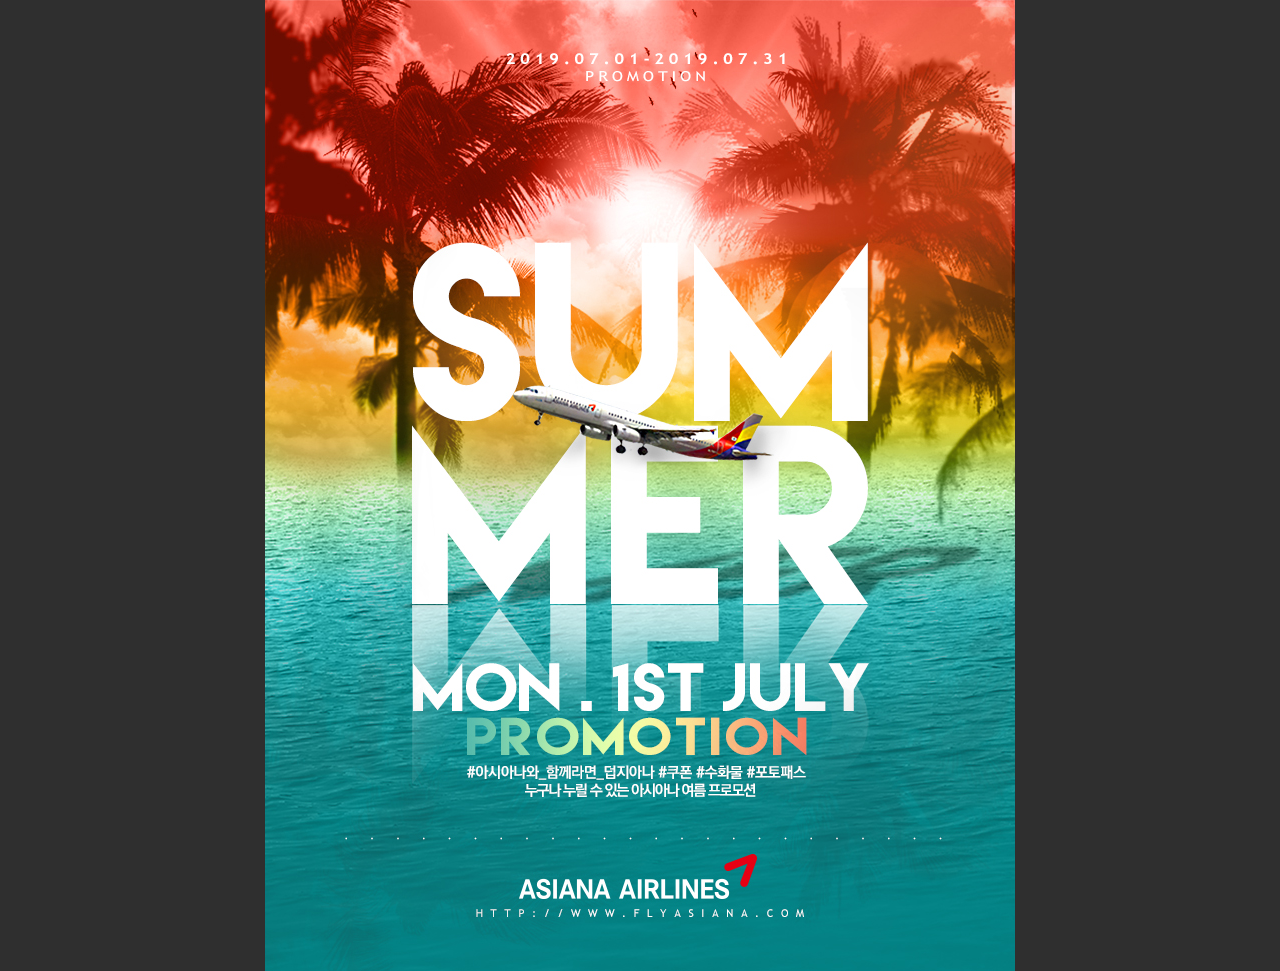
<file: event.html>
<!DOCTYPE html>
<html lang="en">
<head>
	<meta charset="UTF-8">
	<title>Event Design</title>

<style>

	* {width: 100%; margin: auto;
	background:rgb(27, 27, 27,0.7); }
	.event {width: 750px; height: 971px; margin: auto; background: url("img/event_design.jpg") no-repeat; }

</style>

</head>
<body>
	
	<div class="event">
		
	</div>
</body>
</html>
</file>
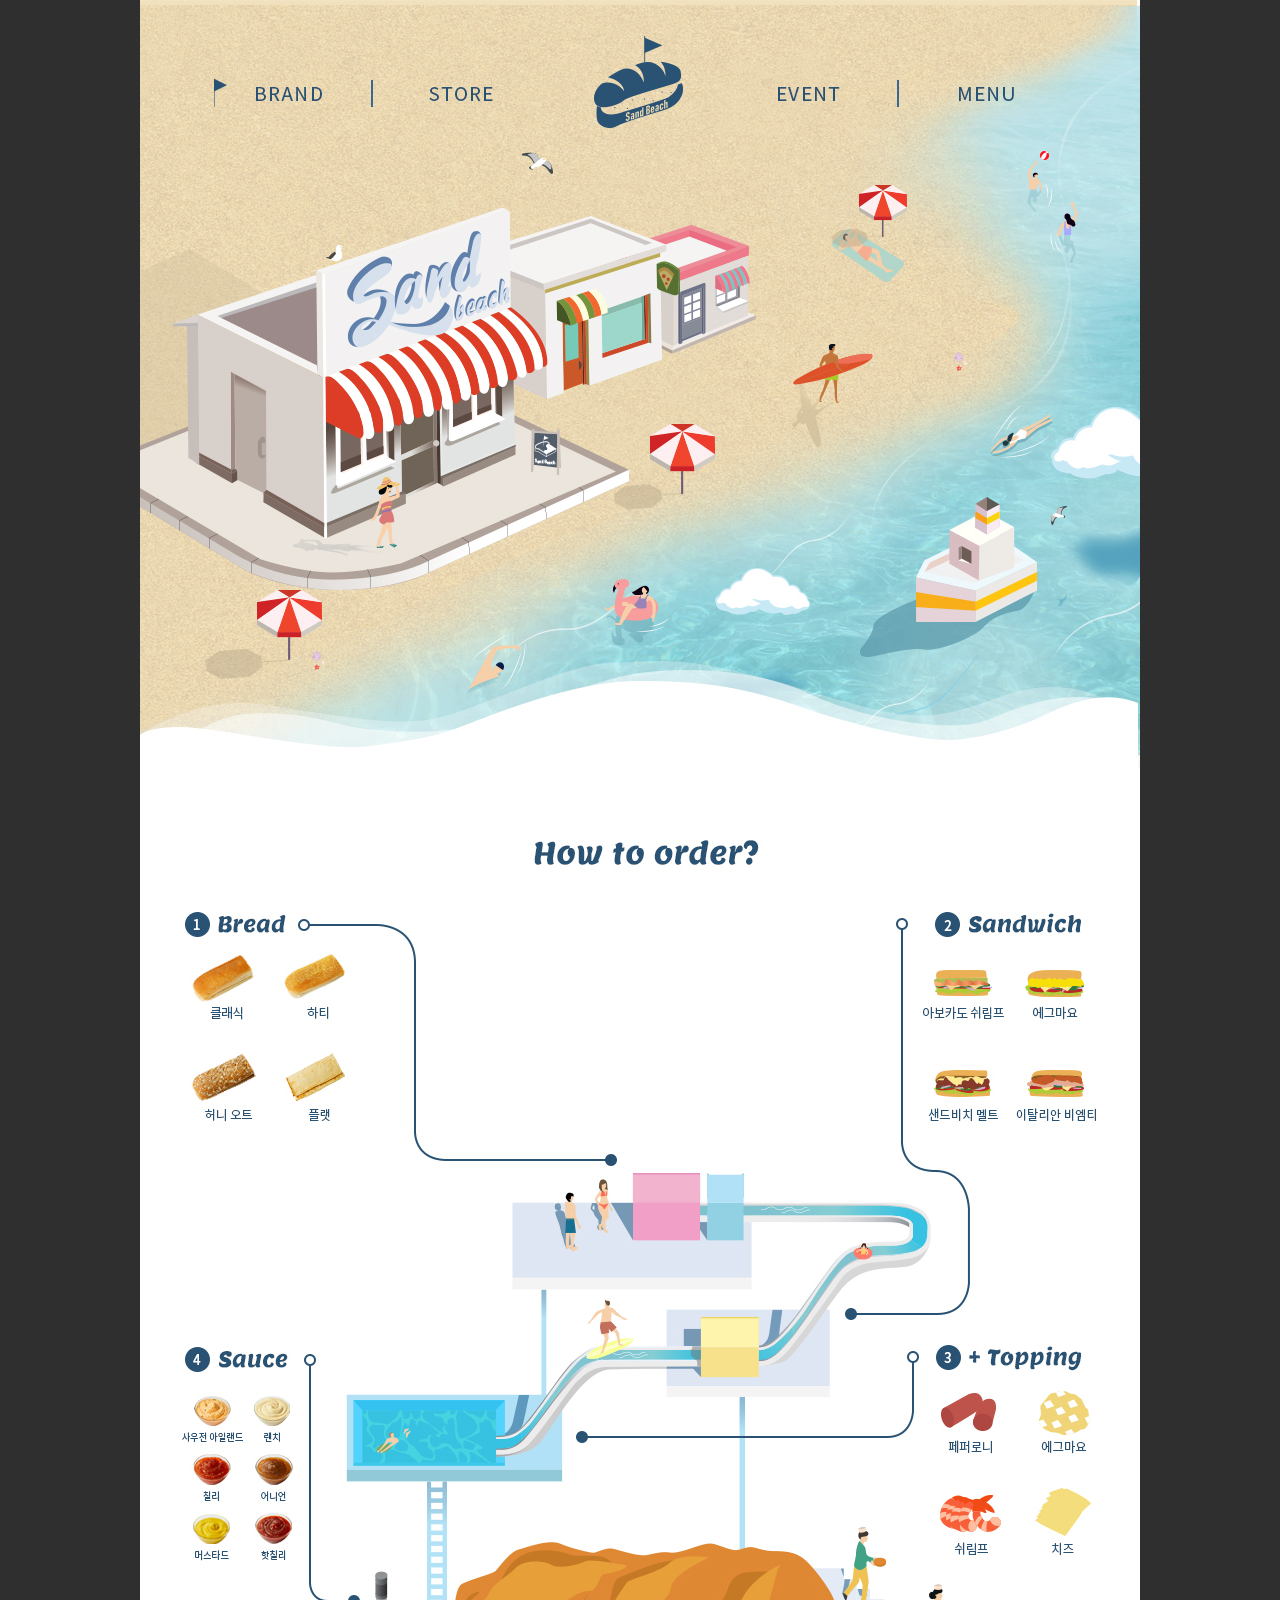
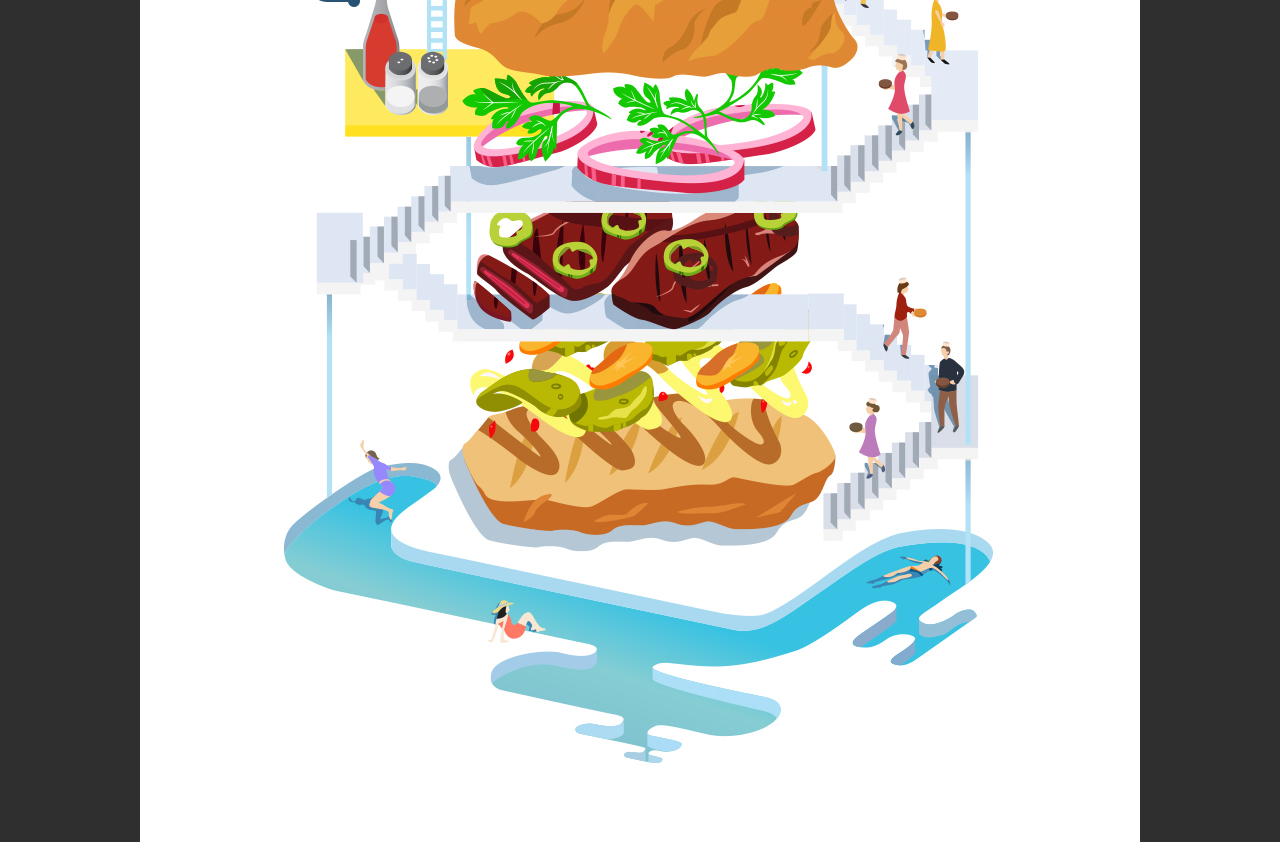
<file: event_design.html>
<!DOCTYPE html>
<html lang="en">
<head>
	<meta charset="UTF-8">
	<title>Event Design</title>

<style>

	* {width: 100%; margin: auto;
	background:rgb(27, 27, 27,0.7); }
	.event {width: 1000px; height: 2442px; margin: auto; background: url("img/logo_design.jpg") no-repeat; }

</style>

</head>
<body>
	
	<div class="event">
		
	</div>
</body>
</html>
</file>
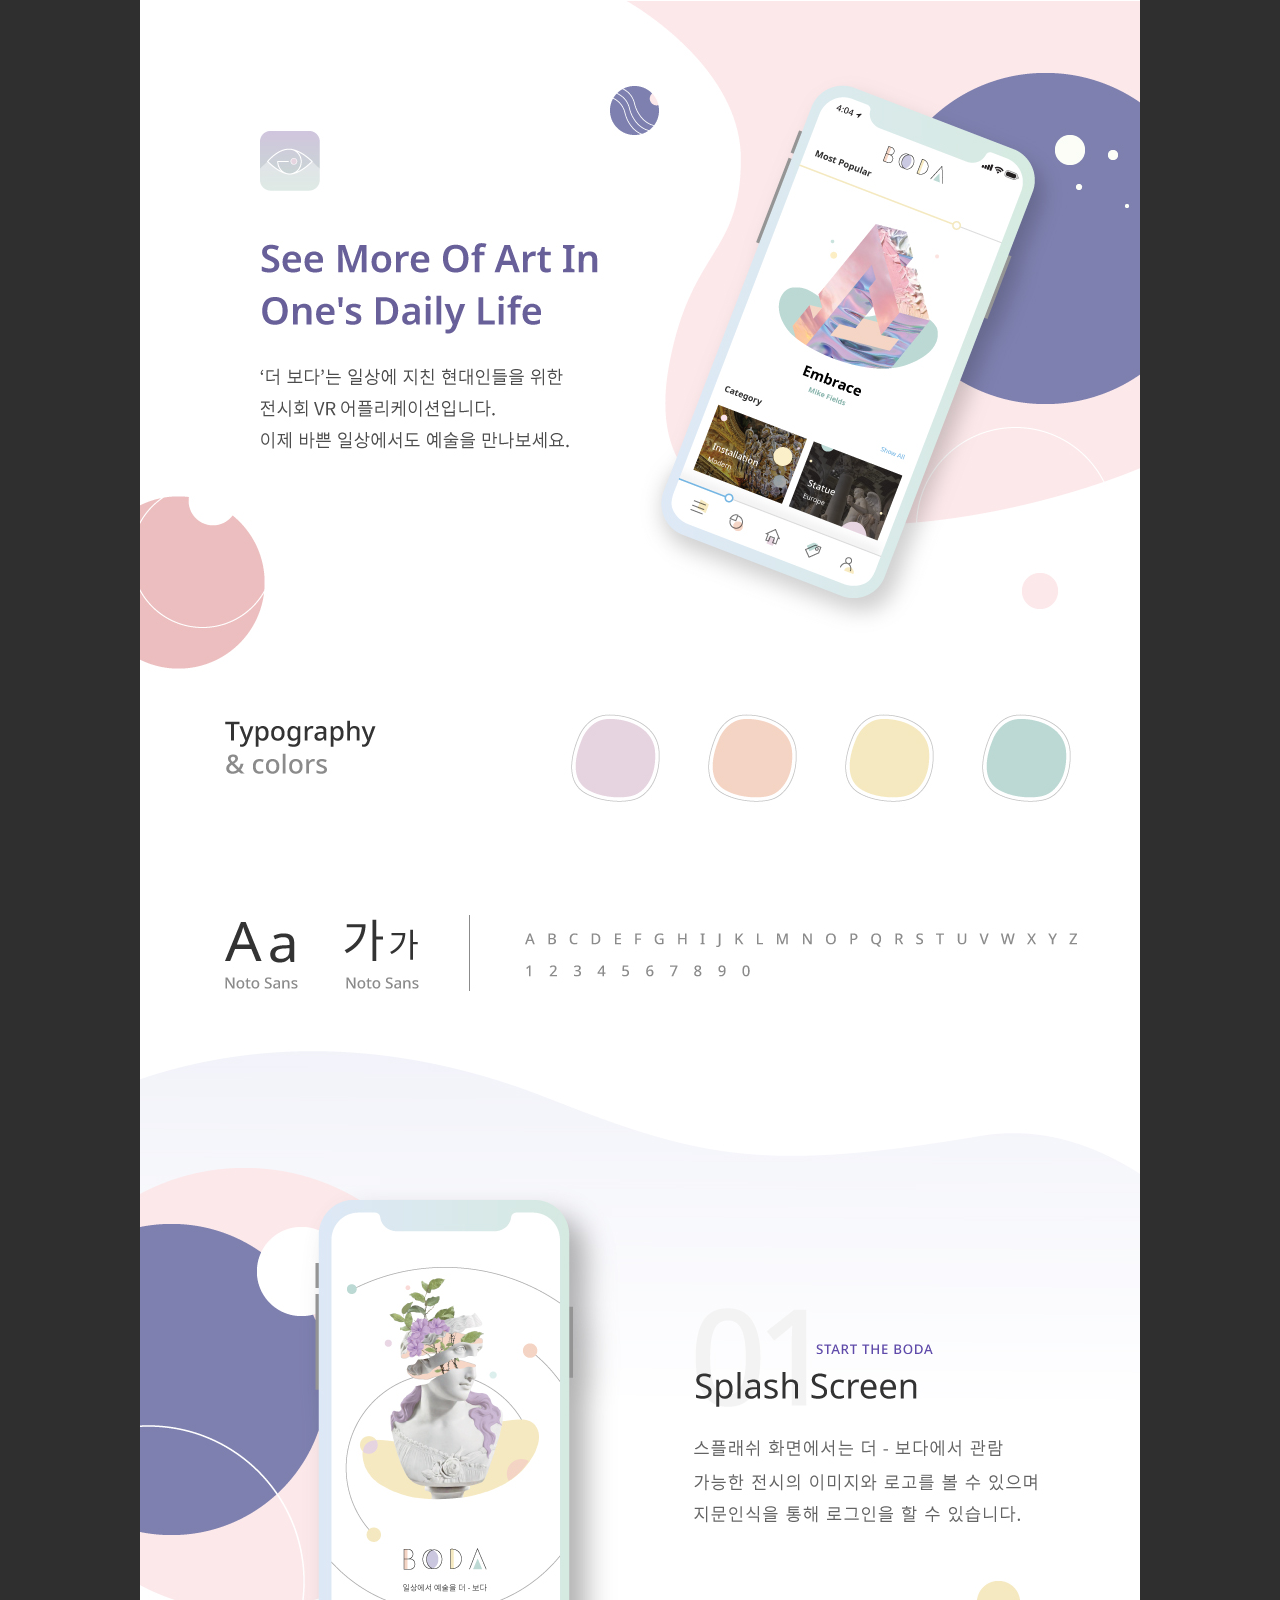
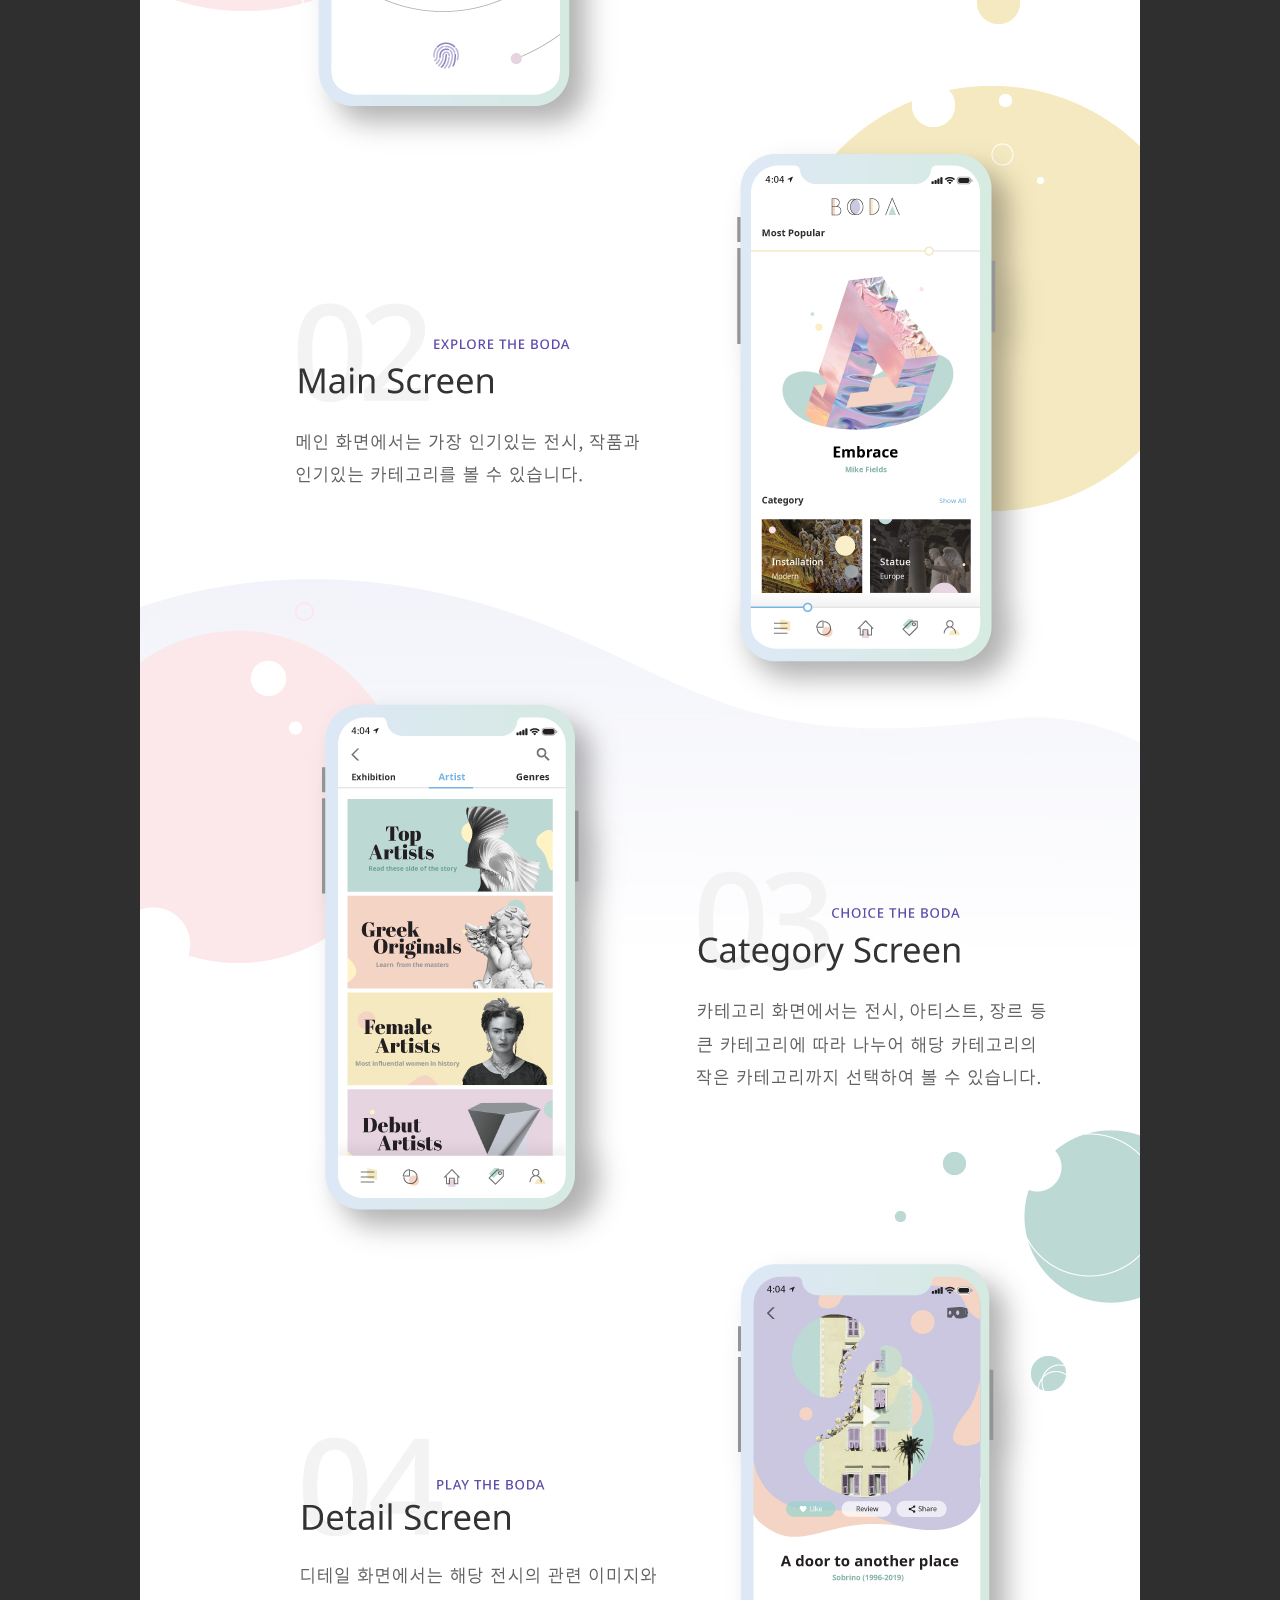
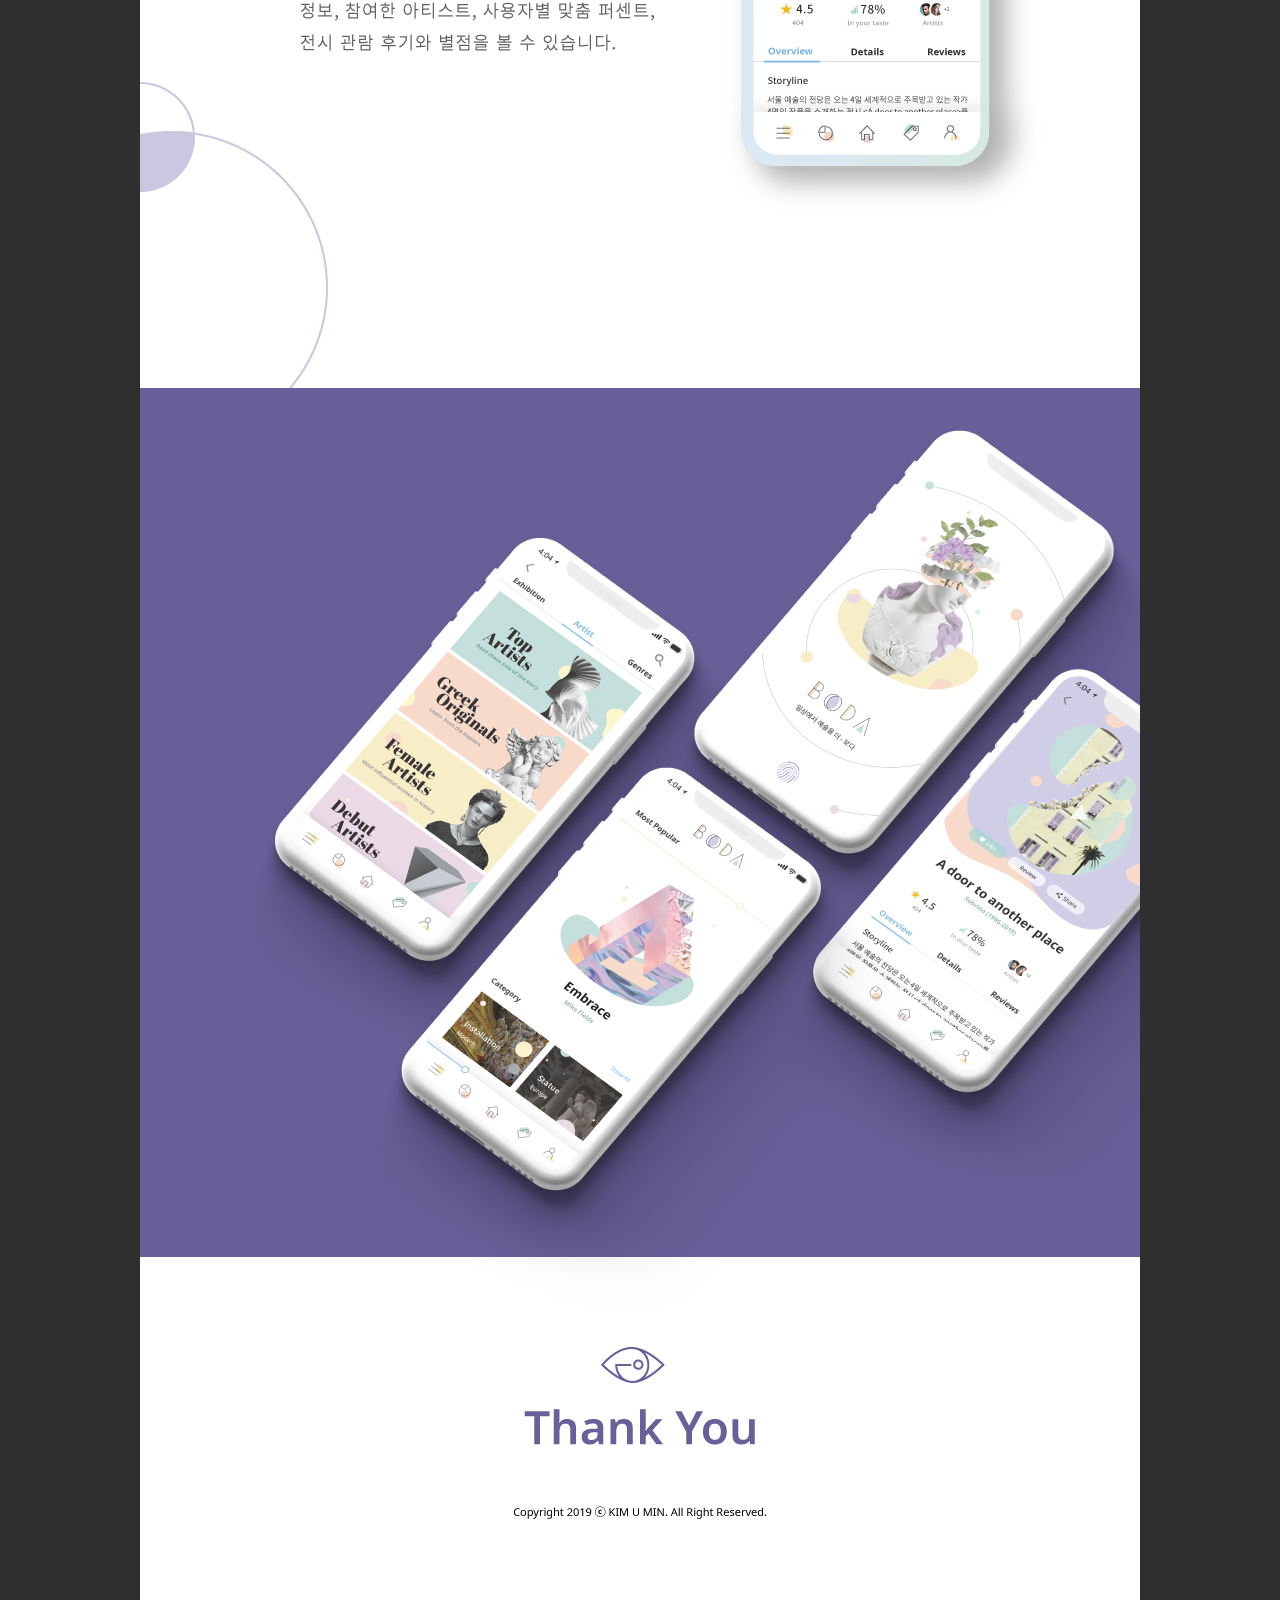
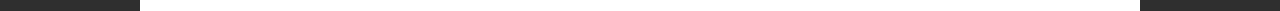
<file: mobile.html>
<!DOCTYPE html>
<html lang="en">
<head>
	<meta charset="UTF-8">
	<title>Mobile Design</title>

<style>

	* {width: 100%; margin: auto;
		background:rgb(27, 27, 27,0.7);}
	.mobile {width: 1000px; height: 4811px; margin: auto; background: url("img/mobile_design.jpg") no-repeat; }

</style>

</head>
<body>
	
	<div class="mobile">
		
	</div>
</body>
</html>
</file>
